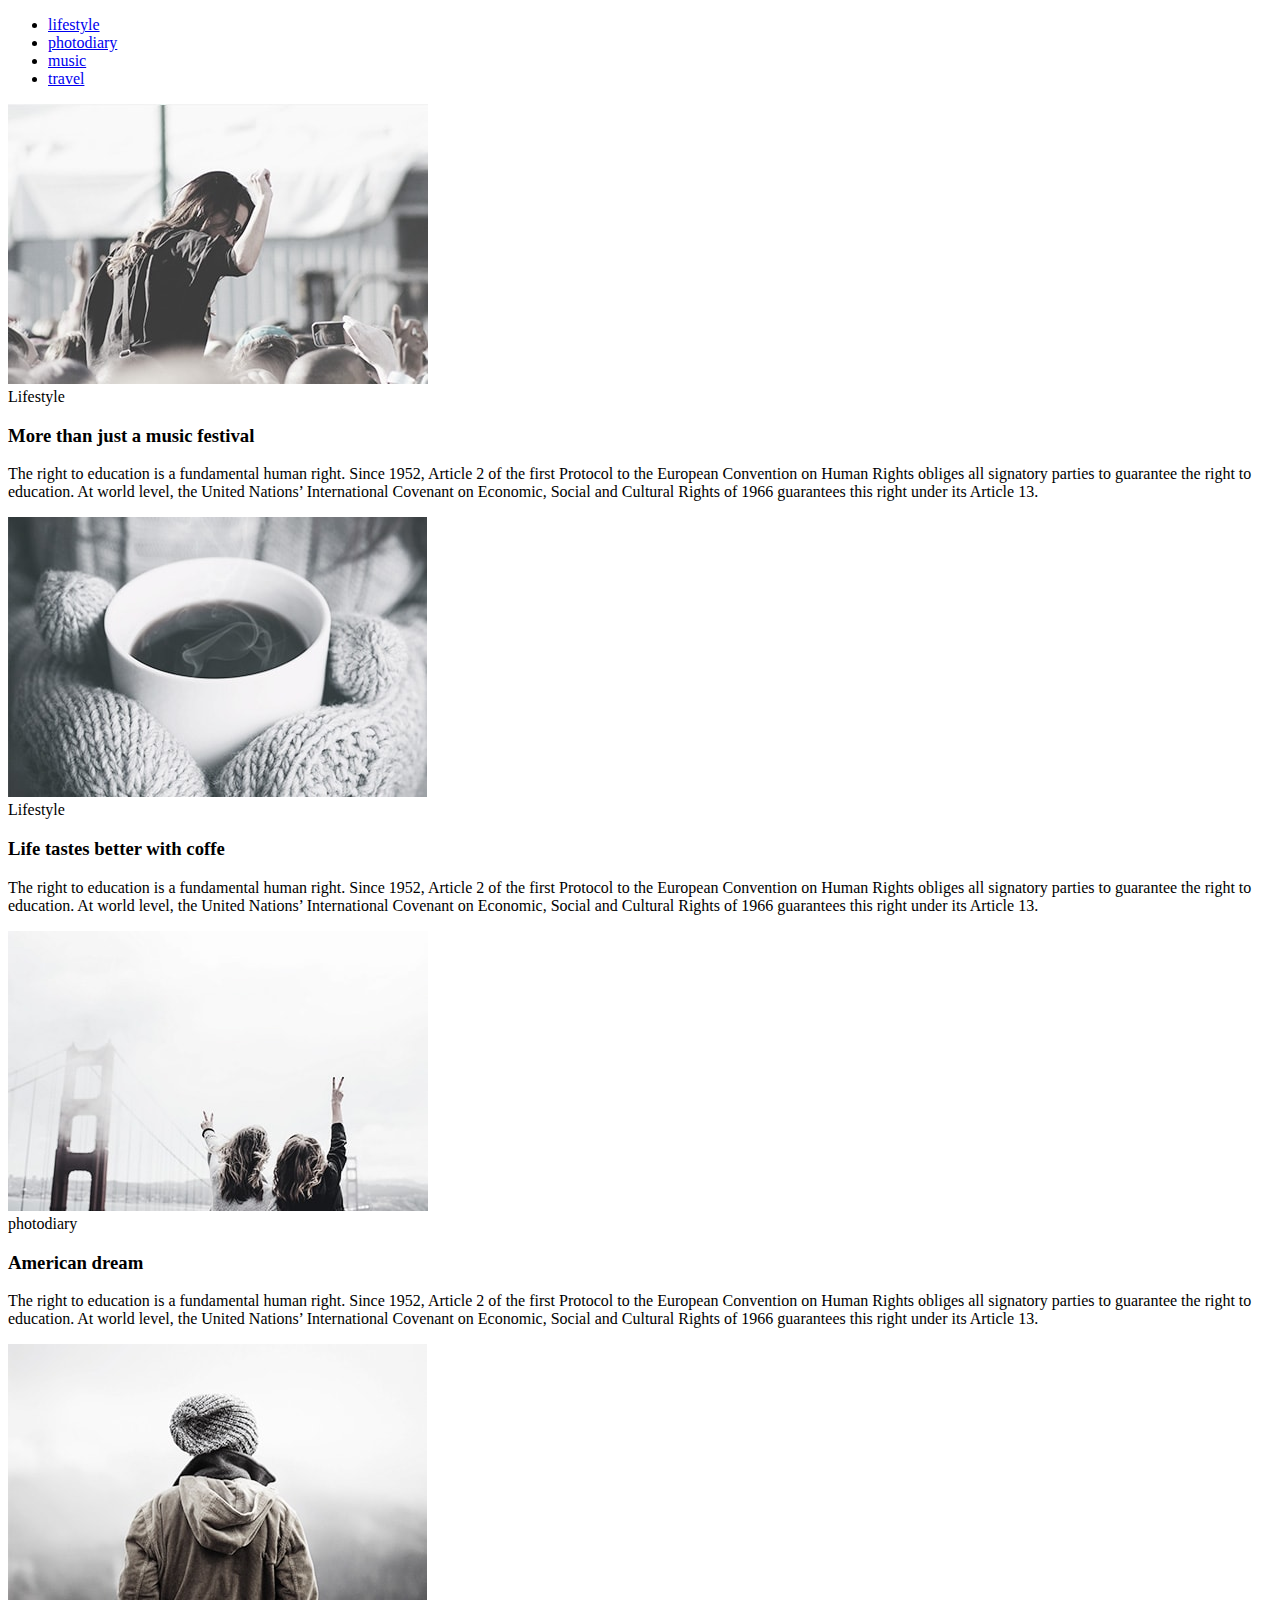
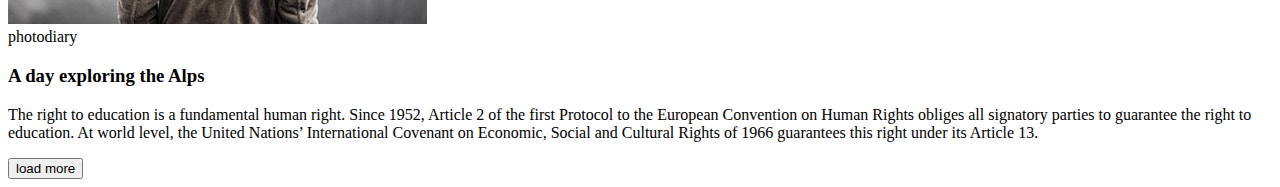
<file: html-css/module-01-02/index.html>
<!DOCTYPE html>
<html lang="en">
<head>
	<meta charset="UTF-8">
	<title>Document</title>
</head>
<body>
	<div class="box">
		<div class="header">
			<ul class="spicok">
				<li class="spisok1">
					<a href="#" class="sulka">
						lifestyle
					</a>
				</li>
				<li class="spisok1">
					<a href="#" class="sulka">
						photodiary
					</a>
				</li>
				<li class="spisok1">
					<a href="#" class="sulka">
						music
					</a>
				</li>
				<li class="spisok1">
					<a href="#" class="sulka">
						travel
					</a>
				</li>
			</ul>
		</div>
		<div class="content">
			<div class="image">
				<img src="img/image-1.jpg" alt="">
				<div>
					Lifestyle
				</div>
			</div>
			<div class="text">
				<h3>
					More than just a music festival
				</h3>
				<p>
					The right to education is a fundamental human right. Since 1952, Article 2 of the first Protocol to the European Convention on Human Rights obliges all signatory parties to guarantee the right to education. At world level, the United Nations’ International Covenant on Economic, Social and Cultural Rights of 1966 guarantees this right under its Article 13.
				</p>
			</div>
		</div>
		<div class="content">
			<div class="image">
				<img src="img/image-2.jpg" alt="">
				<div>
					Lifestyle
				</div>
			</div>
			<div class="text">
				<h3>
					Life tastes better with coffe
				</h3>
				<p>
					The right to education is a fundamental human right. Since 1952, Article 2 of the first Protocol to the European Convention on Human Rights obliges all signatory parties to guarantee the right to education. At world level, the United Nations’ International Covenant on Economic, Social and Cultural Rights of 1966 guarantees this right under its Article 13.
				</p>
			</div>
		</div>
		<div class="content">
			<div class="image">
				<img src="img/image-3.jpg" alt="">
				<div>
					photodiary
				</div>
			</div>
			<div class="text">
				<h3>
					American dream
				</h3>
				<p>
					The right to education is a fundamental human right. Since 1952, Article 2 of the first Protocol to the European Convention on Human Rights obliges all signatory parties to guarantee the right to education. At world level, the United Nations’ International Covenant on Economic, Social and Cultural Rights of 1966 guarantees this right under its Article 13.
				</p>
			</div>
		</div>
		<div class="content">
			<div class="image">
				<img src="img/image-4.jpg" alt="">
				<div>
					photodiary
				</div>
			</div>
			<div class="text">
				<h3>
					A day exploring the Alps
				</h3>
				<p>
					The right to education is a fundamental human right. Since 1952, Article 2 of the first Protocol to the European Convention on Human Rights obliges all signatory parties to guarantee the right to education. At world level, the United Nations’ International Covenant on Economic, Social and Cultural Rights of 1966 guarantees this right under its Article 13.
				</p>
			</div>
		</div>
		<div class="knopka">
			<button>
				load more
			</button>
		</div>
	</div>
	
</body>
</html>
</file>
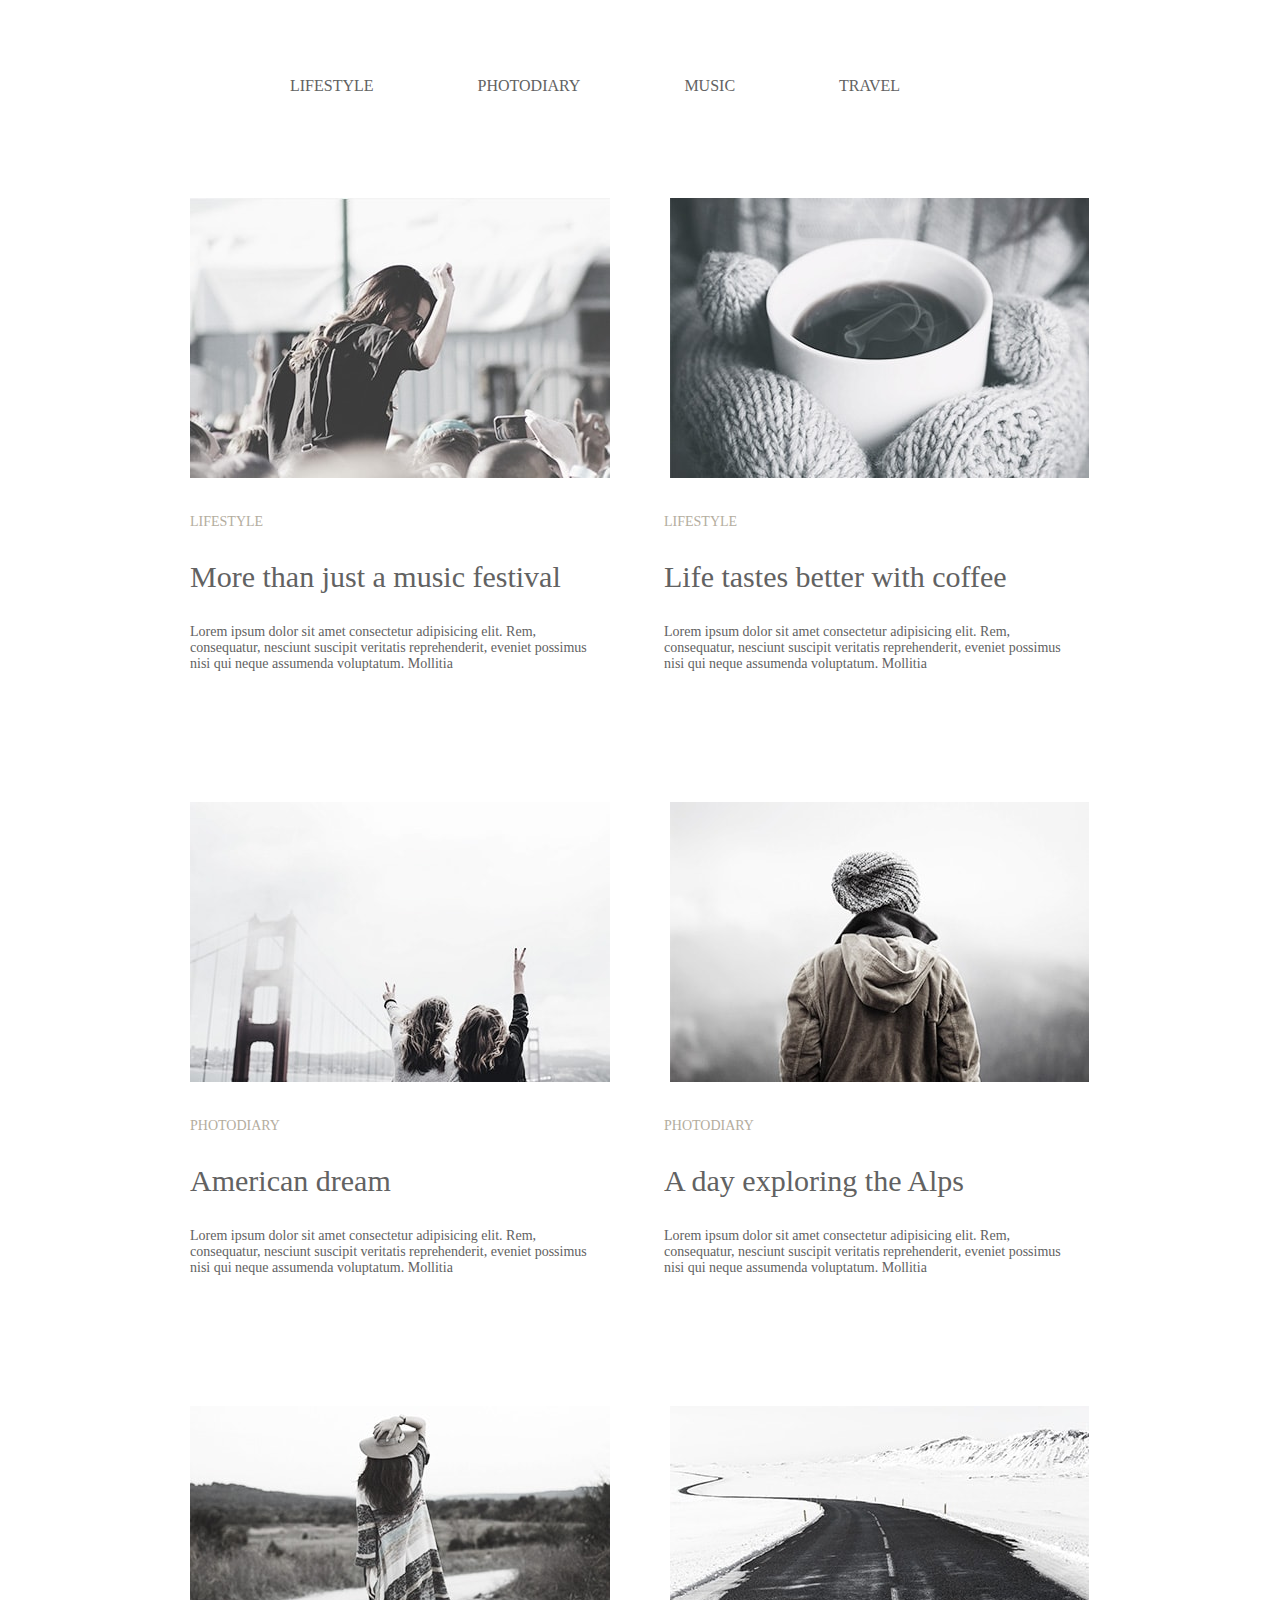
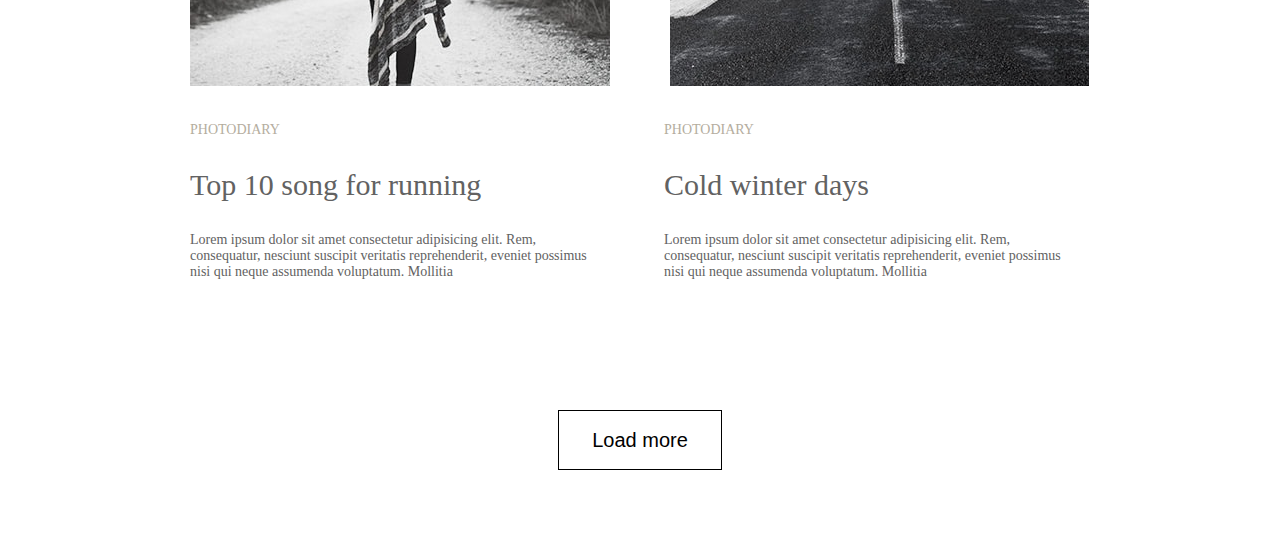
<file: html-css/module-03/index.html>
<!DOCTYPE html>
<html lang="en">
<head>
	<meta charset="UTF-8">
	<title>Module_3</title>
	<link href="https://fonts.googleapis.com/css?family=Playfair+Display" rel="stylesheet">
	<link rel="stylesheet" href="css/style.css">
</head>
<body>
	<div class="wrapper">
		<div class="header">
			<div class="menu">
				<ul>
					<li><a href="#">lifestyle</a></li>
					<li><a href="#">photodiary</a></li>
					<li><a href="#">music</a></li>
					<li><a href="#">travel</a></li>
				</ul>
			</div>
		</div>
		<div class="box1">
			<div class="image">
			<img src="img/image-1.jpg" alt="festival">
			</div>
			<div class="image1">
			<img src="img/image-2.jpg" alt="coffe">
			</div>
		</div> 
		<div class="content">
			<div class="content-box">
			<span>LIFESTYLE</span>
			<h2>More than just a music festival</h2>
			<p>Lorem ipsum dolor sit amet consectetur adipisicing elit. Rem, consequatur, nesciunt suscipit veritatis reprehenderit, eveniet possimus nisi qui neque assumenda voluptatum. Mollitia </p>
        	</div>
        	<div class="content-box1">
			<span>LIFESTYLE</span>
			<h2>Life tastes better with coffee</h2>
			<p>Lorem ipsum dolor sit amet consectetur adipisicing elit. Rem, consequatur, nesciunt suscipit veritatis reprehenderit, eveniet possimus nisi qui neque assumenda voluptatum. Mollitia </p>
        	</div>
        </div>
        <div class="box2">
			<div class="image">
			<img src="img/image-3.jpg" alt="american dream">
			</div>
			<div class="image1">
			<img src="img/image-4.jpg" alt="exploring the Alps">
			</div>
		</div> 
		<div class="content">
			<div class="content-box">
			<span>photodiary</span>
			<h2>American dream</h2>
			<p>Lorem ipsum dolor sit amet consectetur adipisicing elit. Rem, consequatur, nesciunt suscipit veritatis reprehenderit, eveniet possimus nisi qui neque assumenda voluptatum. Mollitia </p>
        	</div>
        	<div class="content-box1">
			<span>photodiary</span>
			<h2>A day exploring the Alps</h2>
			<p>Lorem ipsum dolor sit amet consectetur adipisicing elit. Rem, consequatur, nesciunt suscipit veritatis reprehenderit, eveniet possimus nisi qui neque assumenda voluptatum. Mollitia </p>
        	</div>
        </div>
        <div class="box3">
			<div class="image">
			<img src="img/image-5.jpg" alt="song for running">
			</div>
			<div class="image1">
			<img src="img/image-6.jpg" alt="winter days">
			</div>
		</div>
		<div class="content">
			<div class="content-box">
			<span>photodiary</span>
			<h2>Top 10 song for running</h2>
			<p>Lorem ipsum dolor sit amet consectetur adipisicing elit. Rem, consequatur, nesciunt suscipit veritatis reprehenderit, eveniet possimus nisi qui neque assumenda voluptatum. Mollitia </p>
        	</div>
        	<div class="content-box1">
			<span>photodiary</span>
			<h2>Cold winter days</h2>
			<p>Lorem ipsum dolor sit amet consectetur adipisicing elit. Rem, consequatur, nesciunt suscipit veritatis reprehenderit, eveniet possimus nisi qui neque assumenda voluptatum. Mollitia </p>
        	</div>
        </div> 
        <input type="button" value="Load more">
    </div>
</body>
</html>
</file>
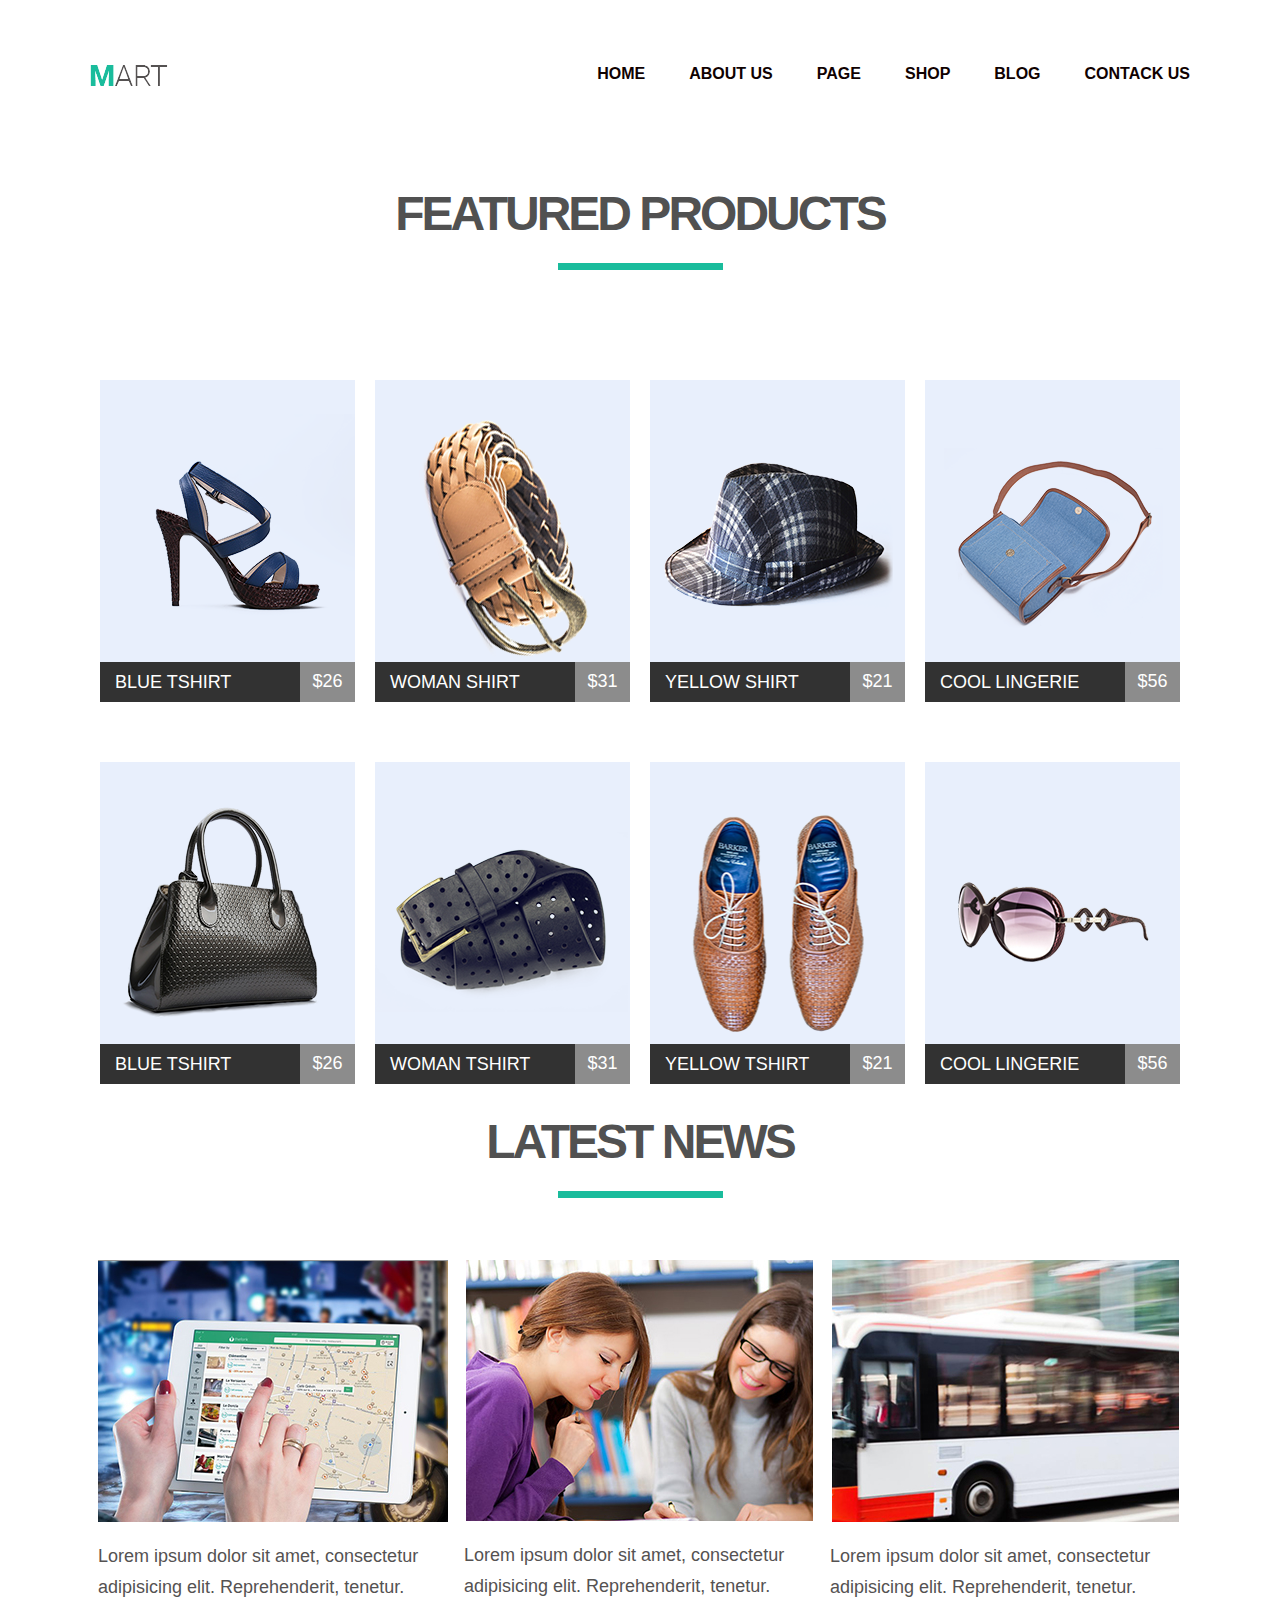
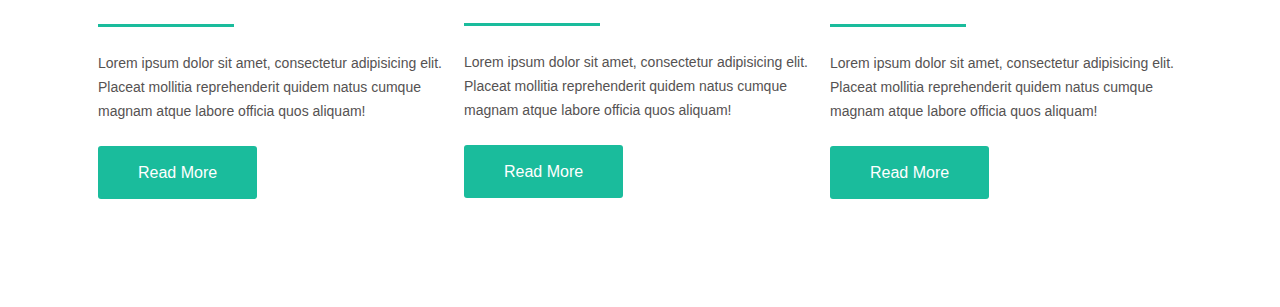
<file: html-css/module-04/index.html>
<!DOCTYPE html>
<html lang="en">
<head>
	<meta charset="UTF-8">
	<title>Module_4</title>
	<link rel="stylesheet" href="css/style.css">
	<link href="https://fonts.googleapis.com/css?family=Open+Sans" rel="stylesheet">
</head>
<body>
	<div class="wrapper">
		<div class="header clearfix">
			<div class="logo">
				<a href="index.html"><img src="img/logo.png" alt="logo"></a>
			</div>
			 <div class="menu">
			 	<ul>
			 		<li><a href="#">home</a></li>
			 		<li><a href="#">about us</a></li>
			 		<li><a href="#">page</a></li>
			 		<li><a href="#">shop</a></li>
			 		<li><a href="#">blog</a></li>
			 		<li><a href="#">contack us</a></li>
			 	</ul>
			 </div>
		</div>
		<div class="content-gallery">
			<div class="title">
				<h2>Featured products</h2>
			</div>
			<div class="content-box">
				<div class="content-image">
					<img src="img/product1.png" alt="shoes">
				</div>
				<div class="content-price">
					<div class="text"><a href="#">Blue tshirt</a>
					</div>
					<div class="price"><a href="#">$26</a>
					</div>
				</div>
			</div>
			<div class="content-box">
				<div class="content-image">
					<img src="img/product2.png" alt="belt">
				</div>
				<div class="content-price">
					<div class="text"><a href="#">Woman shirt</a>
					</div>
					<div class="price"><a href="#">$31</a>
					</div>
				</div>
			</div><div class="content-box">
				<div class="content-image">
					<img src="img/product3.png" alt="belt">
				</div>
				<div class="content-price">
					<div class="text"><a href="#">Yellow shirt</a>
					</div>
					<div class="price"><a href="#">$21</a>
					</div>
				</div>
			</div>
			<div class="content-box">
				<div class="content-image">
					<img src="img/product4.png" alt="hat">
				</div>
				<div class="content-price">
					<div class="text"><a href="#">Cool lingerie</a>
					</div>
					<div class="price"><a href="#">$56</a>
					</div>
				</div>
			</div>
			<div class="content-box">
				<div class="content-image">
					<img src="img/product5.png" alt="bag">
				</div>
				<div class="content-price">
					<div class="text"><a href="#">Blue tshirt</a>
					</div>
					<div class="price"><a href="#">$26</a>
					</div>
				</div>
			</div>
			<div class="content-box">
				<div class="content-image">
					<img src="img/product6.png" alt="shoes">
				</div>
				<div class="content-price">
					<div class="text"><a href="#">Woman tshirt</a>
					</div>
					<div class="price"><a href="#">$31</a>
					</div>
				</div>
			</div>
			<div class="content-box">
				<div class="content-image">
					<img src="img/product7.png" alt="shoes">
				</div>
				<div class="content-price">
					<div class="text"><a href="#">Yellow tshirt</a>
					</div>
					<div class="price"><a href="#">$21</a>
					</div>
				</div>
			</div>
			<div class="content-box">
				<div class="content-image">
					<img src="img/product8.png" alt="spectacles">
				</div>
				<div class="content-price">
					<div class="text"><a href="#">Cool lingerie</a>
					</div>
					<div class="price"><a href="#">$56</a>
					</div>
				</div>
			</div>
		</div>
		<div class="content-news">
			<div class="title">
				<h2>Latest news</h2>
			</div>
			<div class="box">
				<div class="box-image">
					<img src="img/Rectangle9.jpg" alt="maps">
				</div>
				<div class="box-text1">
					<p>Lorem ipsum dolor sit amet, consectetur adipisicing elit. Reprehenderit, tenetur.</p>
				</div>
				<div class="box-text2">
					<p>Lorem ipsum dolor sit amet, consectetur adipisicing elit. Placeat mollitia reprehenderit quidem natus cumque magnam atque labore officia quos aliquam!</p>
				</div>
				<div class="box-button">
					<a href="#">Read more</a>
				</div>
			</div>
			<div class="box">
				<div class="box-image">
					<img src="img/slide10.jpg" alt="students">
				</div>
				<div class="box-text1">
					<p>Lorem ipsum dolor sit amet, consectetur adipisicing elit. Reprehenderit, tenetur.</p>
				</div>
				<div class="box-text2">
					<p>Lorem ipsum dolor sit amet, consectetur adipisicing elit. Placeat mollitia reprehenderit quidem natus cumque magnam atque labore officia quos aliquam!</p>
				</div>
				<div class="box-button">
					<a href="#">Read more</a>
				</div>
			</div>
			<div class="box">
				<div class="box-image">
					<img src="img/product-img11.jpg" alt="bus">
				</div>
				<div class="box-text1">
					<p>Lorem ipsum dolor sit amet, consectetur adipisicing elit. Reprehenderit, tenetur.</p>
				</div>
				<div class="box-text2">
					<p>Lorem ipsum dolor sit amet, consectetur adipisicing elit. Placeat mollitia reprehenderit quidem natus cumque magnam atque labore officia quos aliquam!</p>
				</div>
				<div class="box-button">
					<a href="#">Read more</a>
				</div>
			</div>
		</div>
	</div>
</body>
</html>
</file>
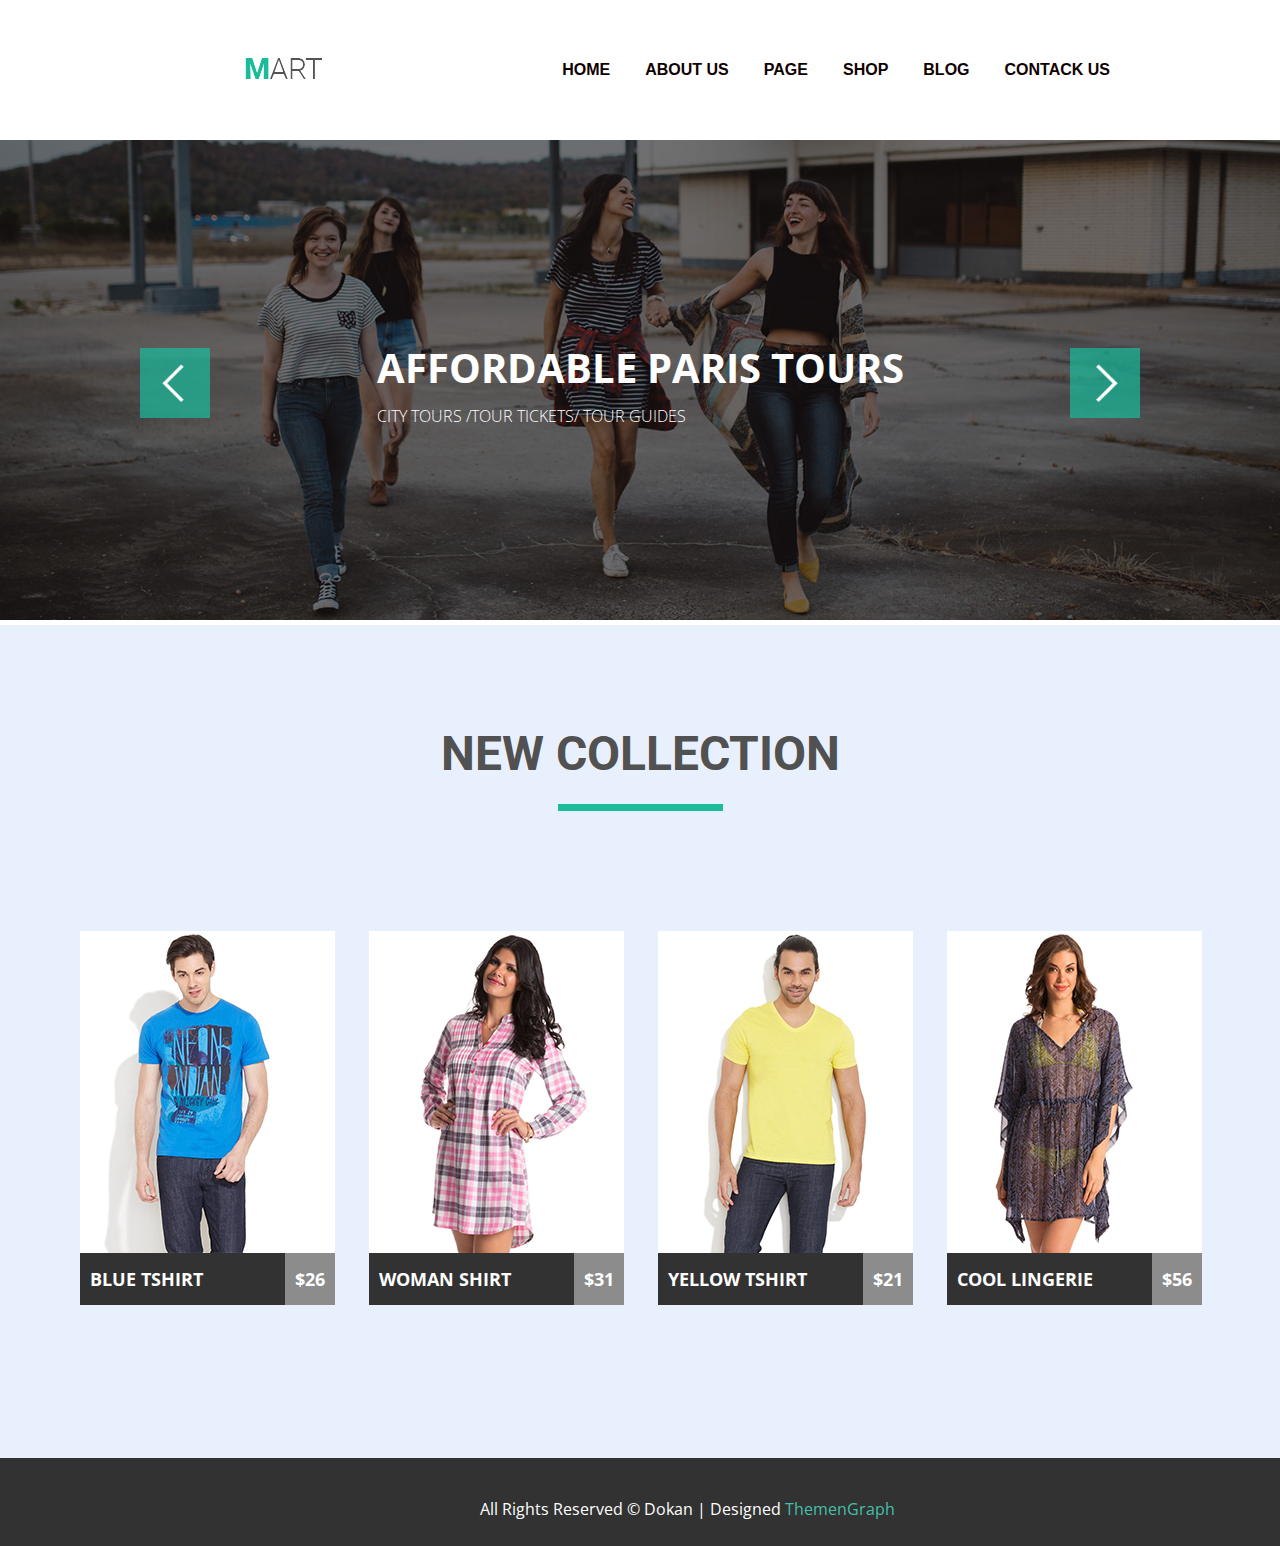
<file: html-css/module-05/index.html>
<!DOCTYPE html>
<html lang="en">

<head>
	<meta charset="UTF-8">
	<title>Module_5</title>
	<link rel="stylesheet" href="css/style.css">
	<link href="https://fonts.googleapis.com/css?family=Roboto" rel="stylesheet">
	<link href="https://fonts.googleapis.com/css?family=Open+Sans" rel="stylesheet">
</head>

<body>
	<div class="wrapper">
		<div class="header">
			<div class="logo">
				<a href="index.html">
					<img src="img/logo.png" alt="logo">
				</a>
			</div>
			<div class="menu">
				<ul>
					<li>
						<a href="#">home</a>
					</li>
					<li>
						<a href="#">about us</a>
					</li>
					<li>
						<a href="#">page</a>
					</li>
					<li>
						<a href="#">shop</a>
					</li>
					<li>
						<a href="#">blog</a>
					</li>
					<li>
						<a href="#">contack us</a>
					</li>
				</ul>
			</div>
		</div>
		<section class="slider">
			<img src="img/slide4.png" alt="girls">
			<div class="slider-text">
				<h2>affordable paris tours</h2>
				<p>city tours /tour tickets/ tour guides</p>
			</div>
			<div class="left slider-arrow">
				<div class="arrow-wrapper">
					<img src="img/left-arrow.png" alt="left">
				</div>
			</div>
			<div class="right slider-arrow">
				<div class="arrow-wrapper">
					<img src="img/right-arrow.png" alt="right">
				</div>
			</div>
		</section>
		<div class="section">
			<h2>New collection</h2>
			<div class="gallery">
				<div class="card">
					<img class="card-image" src="img/Rectangle 51.jpg" alt="man">
					<div class="card-icons">
						<img src="img/like.png" alt="like">
						<img src="img/arrow.png" alt="arrow">
						<img src="img/time.png" alt="time">
						<img src="img/cart.png" alt="cart">
					</div>
					<div class="card-content">
						<a href="#" class="name">Blue tshirt</a>
						<span class="price">$26</span>
					</div>
					<div class="mask"></div>
				</div>
				<div class="card">
					<img class="card-image" src="img/Rectangle 52.jpg" alt="woman">
					<div class="card-icons">
						<img src="img/like.png" alt="like">
						<img src="img/arrow.png" alt="arrow">
						<img src="img/time.png" alt="time">
						<img src="img/cart.png" alt="cart">
					</div>
					<div class="card-content">
						<a href="#" class="name">Woman shirt</a>
						<span class="price">$31</span>
					</div>
					<div class="mask"></div>
				</div>
				<div class="card">
					<img class="card-image" src="img/Rectangle 53.jpg" alt="man">
					<div class="card-icons">
						<img src="img/like.png" alt="like">
						<img src="img/arrow.png" alt="arrow">
						<img src="img/time.png" alt="time">
						<img src="img/cart.png" alt="cart">
					</div>
					<div class="card-content">
						<a href="#" class="name">Yellow tshirt</a>
						<span class="price">$21</span>
					</div>
					<div class="mask"></div>
				</div>
				<div class="card">
					<img class="card-image" src="img/Rectangle 54.jpg" alt="woman">
					<div class="card-icons">
						<img src="img/like.png" alt="like">
						<img src="img/arrow.png" alt="arrow">
						<img src="img/time.png" alt="time">
						<img src="img/cart.png" alt="cart">
					</div>
					<div class="card-content">
						<a href="#" class="name">Cool lingerie</a>
						<span class="price">$56</span>
					</div>
					<div class="mask"></div>
				</div>
			</div>
		</div>
		<div class="footer">
			<p>All Rights Reserved &#169 Dokan | Designed</p>
			<a href="#">ThemenGraph</a>
		</div>
	</div>
</body>

</html>
</file>
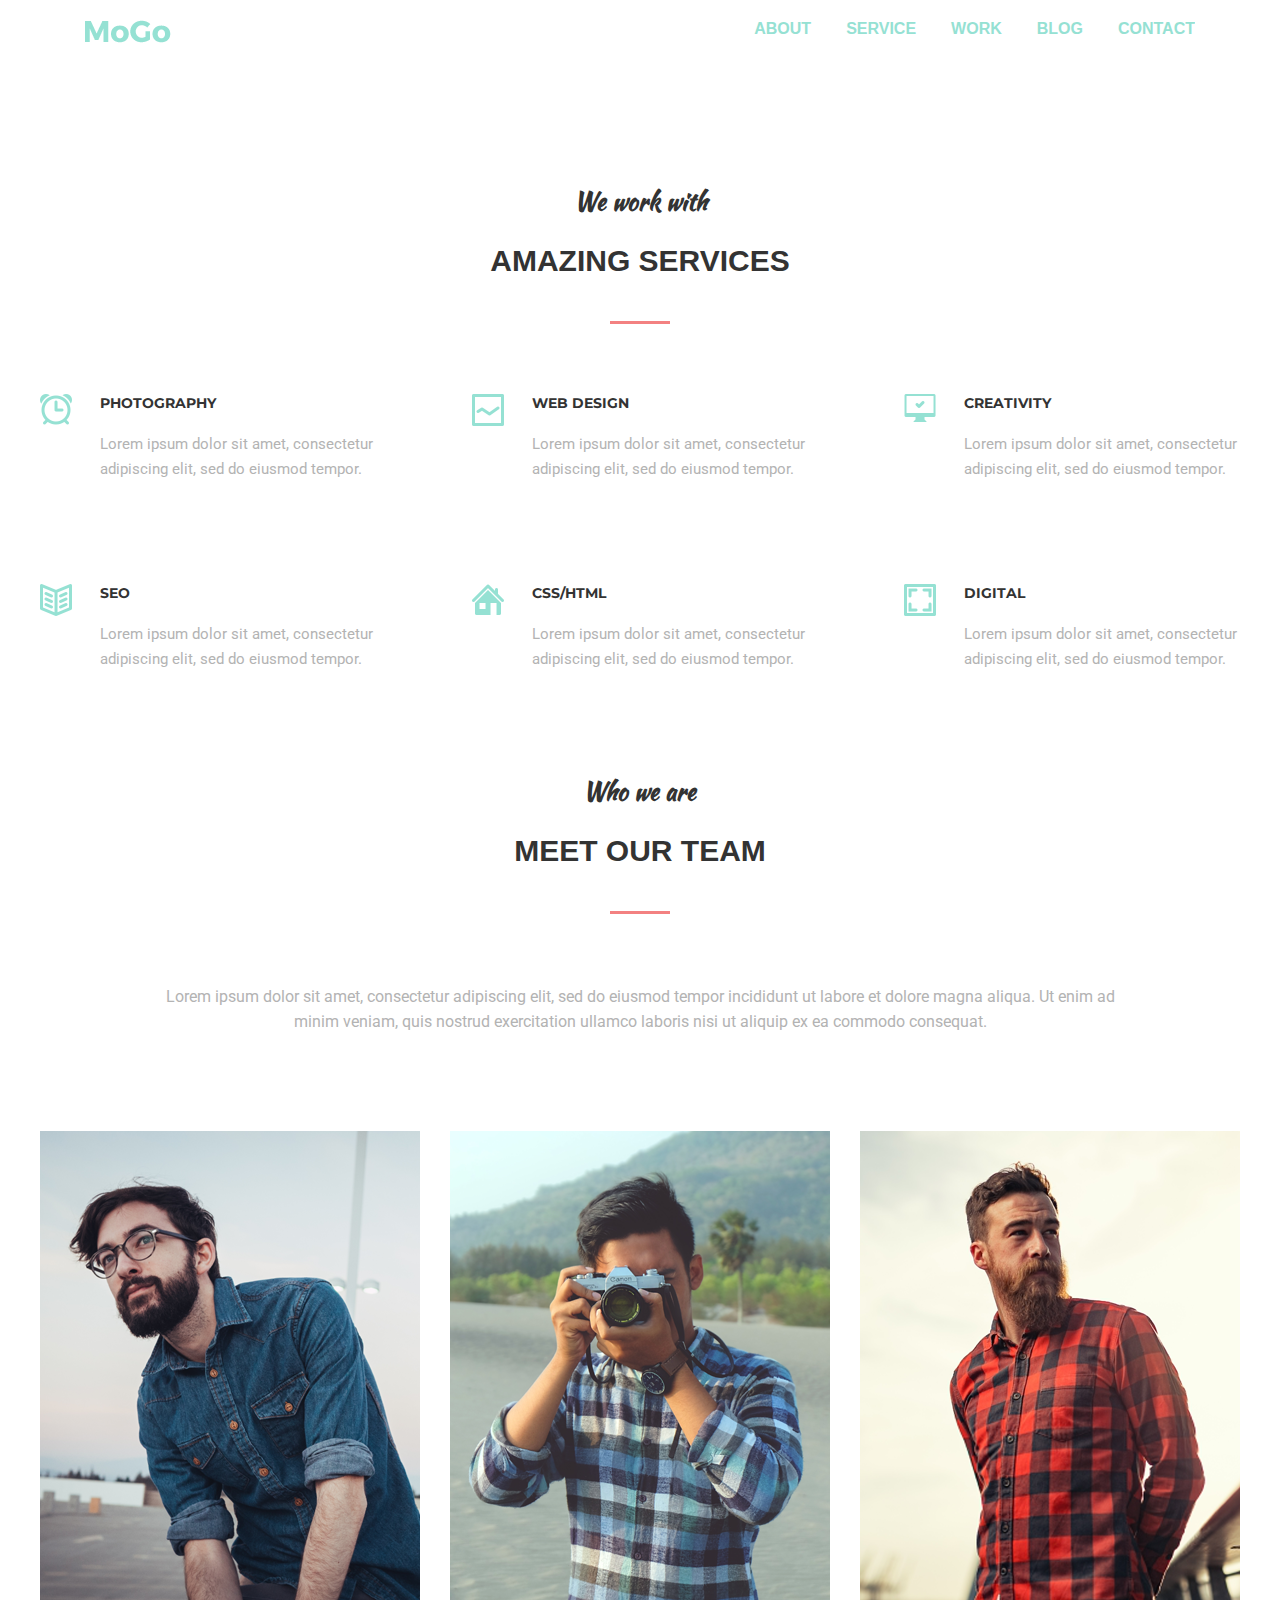
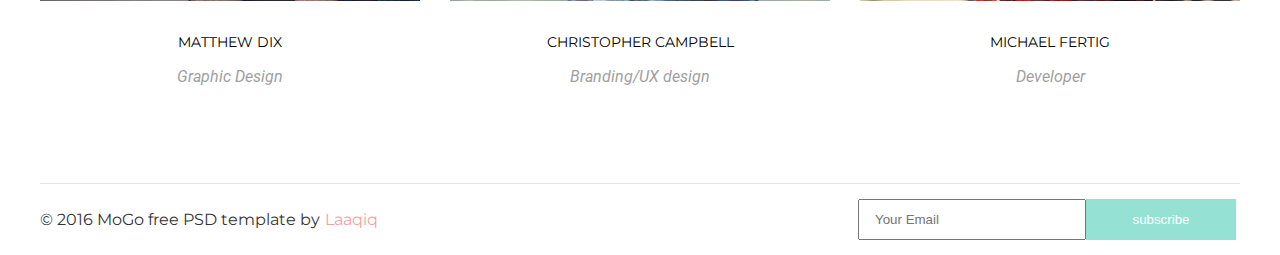
<file: html-css/module-06/index.html>
<!DOCTYPE html>
<html lang="en">

<head>
	<meta charset="UTF-8">
	<title>Module_6</title>
	<link rel="stylesheet" href="css/style.css">
	<link href="https://fonts.googleapis.com/css?family=Kaushan+Script|Montserrat|Roboto" rel="stylesheet">
</head>

<body>
	<div class="header">
		<div class="logo">
			<a href="index.html">
				<img src="img/MoGo.png" alt="logo">
			</a>
		</div>
		<div class="menu">
			<ul>
				<li>
					<a href="#">About</a>
				</li>
				<li>
					<a href="#">Service</a>
				</li>
				<li>
					<a href="#">Work</a>
				</li>
				<li>
					<a href="#">Blog</a>
				</li>
				<li>
					<a href="#">Contact</a>
				</li>
			</ul>
		</div>
	</div>
	<div class="content">
		<div class="content-title">
			<h3 class="title-1">We work with</h3>
			<h2 class="title-2">Amazing services</h2>
		</div>
		<div class="cards">
			<div class="card">
				<img src="img/ALARM.png" alt="time" class="card-icon">
				<div class="card-text">
					<h5>Photography</h5>
					<p>Lorem ipsum dolor sit amet, consectetur adipiscing elit, sed do eiusmod tempor.</p>
				</div>
			</div>
			<div class="card">
				<img src="img/LINE GRAPH.png" alt="line" class="card-icon">
				<div class="card-text">
					<h5>Web design</h5>
					<p>Lorem ipsum dolor sit amet, consectetur adipiscing elit, sed do eiusmod tempor.</p>
				</div>
			</div>
			<div class="card">
				<img src="img/COMPUTER _ OK.png" alt="computer" class="card-icon">
				<div class="card-text">
					<h5>Creativity</h5>
					<p>Lorem ipsum dolor sit amet, consectetur adipiscing elit, sed do eiusmod tempor.</p>
				</div>
			</div>
			<div class="card">
				<img src="img/BOOK 2.png" alt="book" class="card-icon">
				<div class="card-text">
					<h5>Seo</h5>
					<p>Lorem ipsum dolor sit amet, consectetur adipiscing elit, sed do eiusmod tempor.</p>
				</div>
			</div>
			<div class="card">
				<img src="img/HOME.png" alt="" class="card-icon">
				<div class="card-text">
					<h5>css/html</h5>
					<p>Lorem ipsum dolor sit amet, consectetur adipiscing elit, sed do eiusmod tempor.</p>
				</div>
			</div>
			<div class="card">
				<img src="img/IMAGE.png" alt="digital" class="card-icon">
				<div class="card-text">
					<h5>Digital</h5>
					<p>Lorem ipsum dolor sit amet, consectetur adipiscing elit, sed do eiusmod tempor.</p>
				</div>
			</div>
		</div>
		<div class="content-title">
			<h3 class="title-1">Who we are</h3>
			<h2 class="title-2">Meet our team</h2>
		</div>
		<div class="team">
			<div class="team-descr">
				<p>Lorem ipsum dolor sit amet, consectetur adipiscing elit, sed do eiusmod tempor incididunt ut labore et dolore magna aliqua.
					Ut enim ad minim veniam, quis nostrud exercitation ullamco laboris nisi ut aliquip ex ea commodo consequat.</p>
			</div>
		</div>
		<div class="portfolio">
			<div class="portfolio-item">
				<div class="img-wrapper">
					<img src="img/Rectangle 14.png" alt="men" class="portfolio-img">
					<div class="hover-element">
						<div class="social">
							<div class="network-wrap">
								<img src="img/facebook.png" alt="" class="icon">
							</div>
							<div class="network-wrap">
								<img src="img/twitter.png" alt="" class="icon">
							</div>
							<div class="network-wrap">
								<img src="img/pinterest.png" alt="" class="icon">
							</div>
							<div class="network-wrap">
								<img src="img/instagram.png" alt="" class="icon">
							</div>
						</div>
					</div>
				</div>
				<div class="data">
					<p class="name">Matthew Dix</p>
					<p class="prof">Graphic Design</p>
				</div>
			</div>
			<div class="portfolio-item">
				<div class="img-wrapper">
					<img src="img/Layer 19.png" alt="men" class="portfolio-img">
					<div class="hover-element">
						<div class="social">
							<div class="network-wrap">
								<img src="img/facebook.png" alt="" class="icon">
							</div>
							<div class="network-wrap">
								<img src="img/twitter.png" alt="" class="icon">
							</div>
							<div class="network-wrap">
								<img src="img/pinterest.png" alt="" class="icon">
							</div>
							<div class="network-wrap">
								<img src="img/instagram.png" alt="" class="icon">
							</div>
						</div>
					</div>
				</div>
				<div class="data">
					<p class="name">Christopher Campbell</p>
					<p class="prof">Branding/UX design</p>
				</div>
			</div>
			<div class="portfolio-item">
				<div class="img-wrapper">
					<img src="img/Layer 18.png" alt="men" class="portfolio-img">
					<div class="hover-element">
						<div class="social">
							<div class="network-wrap">
								<img src="img/facebook.png" alt="" class="icon">
							</div>
							<div class="network-wrap">
								<img src="img/twitter.png" alt="" class="icon">
							</div>
							<div class="network-wrap">
								<img src="img/pinterest.png" alt="" class="icon">
							</div>
							<div class="network-wrap">
								<img src="img/instagram.png" alt="" class="icon">
							</div>
						</div>
					</div>
				</div>
				<div class="data">
					<p class="name">Michael Fertig</p>
					<p class="prof">Developer</p>
				</div>
			</div>
		</div>
	</div>
	<footer>
		<div class="copyright">
			<p>© 2016 MoGo free PSD template by</p>
			<span>Laaqiq</span>
		</div>
		<div class="form">
			<form action="" name="form">
				<div class="form-content">
					<input type="text" placeholder="Your Email">
					<button>subscribe</button>
				</div>
			</form>
		</div>
	</footer>
</body>

</html>
</file>
<file: html-css/module-03/css/style.css>
* {
	margin: 0;
	padding: 0;
}
.body {
	border: 1px solid #626262;
	font-size: 16px;
	font-family: 'Playfair Display', serif;
	color: #626262;
}
a {
	color: #626262;
	text-decoration: none;
	text-transform: uppercase;
}
a:hover {
	color: blue;
}
.wrapper {
	width: 900px;
	margin: 0 auto;
}
.header {
	padding: 77px 0 103px 0;
}

.menu ul li {
	display: inline-block;
	list-style: none;
	margin-left: 100px;
}
.image {
	width: 420 px;
	display: inline-block;
	margin-right: 56px;
	margin-bottom: 30px;
}
.image1 {
	margin-right: 0;
	display: inline-block;
}
.content-box {
	width: 420px;
	display: inline-block;
	margin-right: 50px;
	margin-bottom: 130px;
}
.content-box1 {
	width: 420px;
	display: inline-block;
	margin-right: 50px;
	margin-bottom: 130px;
}

.content-box1 {
	margin-right: 0;
	display: inline-block;
}
.content-box span {
	font-size: 14px;
	color:#b4ad9e;
	text-transform: uppercase;
	padding-bottom: 8px;
	}
.content-box1 span {
	font-size: 14px;
	color:#b4ad9e;
	text-transform: uppercase;
	padding-bottom: 8px;
	}

.content-box h2 {
	font-size: 30px;
    font-weight: normal;
	color: #626262;
	padding-top: 30px;
}
.content-box1 h2 {
	font-size: 30px;
    font-weight: normal;
	color: #626262;
	padding-top: 30px;
}

.content-box p {
	font-size: 14px;
    font-weight: normal;
	color: #626262;
	padding-top: 30px;
}
.content-box1 p {
	font-size: 14px;
    font-weight: normal;
	color: #626262;
	padding-top: 30px;
}

input {
	width:164px;
	height: 60px;
	font-size: 20px;
	background-color: white;
	border: 1px solid  black;
	cursor: pointer;
	margin: 0 auto;
	display:block;
	margin-bottom: 70px;
}
</file>
<file: html-css/module-04/css/style.css>
* {
	margin: 0;
	padding: 0;
} 
.clearfix::after {
    content: "";
    clear: both;
    display: table;
}
.body {
	font-family: 'Open Sans', sans-serif;
	font-size: 14px;
	color: #555252;
}
.wrapper {
	width: 1100px;
	margin: 45px auto;
	overflow: hidden;
}
.logo {
	width: 78px;
	height: 21px;
	float: left;
}
.header {
	margin: 20px auto;
}
.header a {
	color: #0f0101;
	text-decoration: none;
	text-transform: uppercase;
	font-family: sans-serif;
	font-weight: bolder;
}
.header .active, a:hover {
	color: #1abc9c;
}
.menu {
	float:right;
}
.menu ul li {
	list-style: none;
    display: inline-block;
    margin-left: 40px;
} 
.content-gallery {
	margin: 100px auto 0 auto;
	text-align: center;
}
.content-gallery .title {
	margin-bottom: 80px;
}
.content-gallery .title h2 {
	font-size: 48px;
	text-transform: uppercase;
	font-family: sans-serif;
	color: #515151;
	letter-spacing: -3px;
}
.content-gallery .title h2:after {
	content: '';	/*создали блок с пстым контентом*/
	display: block; /*поставили блок под h2*/
	width: 165px;
	height: 7px;
	background-color: #1abc9c;
	margin: 22px auto;
}
.content-box {
	width: 255px;
	height: auto;
	float: left;
	margin: 30px 10px;
	overflow: hidden;
	position: relative;
}
.content-image {
	width: 255px;
	height: 282px;
	background-color: #e8effc;
}
.content-image > img {
	position: absolute;
	top: 50%;
	left: 50%;
	transform: translate(-50%, -50%);
}
.content-price {
	position: relative;
	width: 255px;
	height: 40px;
	background-color: #323232;
}

.content-price:hover {
	background-color: #1abc9c;
}
.content-price:hover .price {
	background-color: #7fd9c7;
}
.content-price > div {
	position: absolute;
	top: 50%;
}
 .content-price a {
	font-size: 18px;
	display: block;
	list-style: none;
	text-decoration: none;
	text-transform: uppercase;
	font-family: sans-serif;
	color: #ffffff;
} 
.text {
	left: 0;
	transform: translate(0, -50%);
}
.price {
	right: 0;
	height: 100%;
	transform: translate(0, -50%);
	background-color: #8c8c8c;
}
.text a {
 	font-size: 18px;
 	padding-left: 15px;
}
.price a {
	width: 55px;
	padding-top: 17%;
}  
.content-news {
	margin: 90px auto;
	text-align: center;
}
.content-news .title h2 {
	font-size: 48px;
	text-transform: uppercase;
	font-family: sans-serif;
	color: #515151;
	letter-spacing: -3px;
}
.content-news .title h2:after {
	content: '';	/*создали блок с пстым контентом*/
	display: block; /*поставили блок под h2*/
	width: 165px;
	height: 7px;
	background-color: #1abc9c;
	margin: 22px auto;
}
.box {
	width: 350px;
	height: auto;
	float: left;
	margin: 40px 8px;
}
.box p {
	line-height: 1.7;
}
.box-text1 {
	font-size: 18px;
	font-family: sans-serif;
	color: #555252;
	font-family: sans-serif;
	text-align: left;
	padding-top: 15px;
}
.content-news .box-text1 p:after {
	content: '';
	display: block;
	width: 136px;
	height: 3px;
	background-color: #1abc9c;
	margin-right: auto;
	margin-top: 22px;
}
.box-text2 {
	font-size: 14px;
	font-family: sans-serif;
	color: #555252;
	font-family: sans-serif;
	text-align: left;
	padding-top: 25px;
}
.box-button {
	margin: 40px 0;
	display: table;
}
.box-button a {
	padding: 18px 40px;
	text-decoration: none;
	background-color: #1abc9c;
	border-radius: 3px;
	color: #ffffff;
	font-family: sans-serif;
	font-weight: 100;
	text-transform: capitalize;
}
</file>
<file: html-css/module-05/css/style.css>
* {
  margin: 0;
  padding: 0;
}
html {
  font-family: "Open Sans", sans-serif;
}
.header a {
  color: #0f0101;
  text-decoration: none;
  text-transform: uppercase;
  font-family: sans-serif;
  font-weight: bolder;
}
.header .active,
a:hover {
  color: #1abc9c;
}
.wrapper {
  width: 100%;
  margin: 0 auto;
}
.header {
  width: 1110px;
  height: 70px;
  margin: 38px 0 32px 0;
  overflow: hidden;
}
.logo {
  width: 78px;
  height: 21px;
  float: left;
  margin-left: 245px;
  padding-top: 20px;
}
.menu {
  float: right;
  padding-top: 20px;
}
.menu ul li {
  float: left;
  margin-left: 35px;
  list-style-type: none;
}
.slider {
  position: relative;
  width: 100%;
}
.slider > img {
  width: 100%;
  height: auto;
}
.slider-text {
  position: absolute;
  top: 50%;
  left: 50%;
  transform: translate(-50%, -50%);
  text-align: left;
  color: #ffffff;
  text-transform: uppercase;
}
.slider-text > h2 {
  font-size: 40px;
  font-weight: bolder;
  margin-bottom: 10px;
}
.slider-text > p {
  font-size: 16px;
  font-weight: lighter;
}
.slider-arrow {
  position: absolute;
  top: 50%;
}
.left {
  left: 140px;
  transform: translate(0, -50%);
}
.right {
  right: 140px;
  transform: translate(0, -50%);
}
.arrow-wrapper {
  position: relative;
  width: 70px;
  height: 70px;
  background-color: rgba(26, 188, 156, 0.7);
}
.arrow-wrapper:hover {
  background-color: rgba(26, 188, 156, 1);
}
.arrow-wrapper > img {
  display: block;
  position: absolute;
  top: 50%;
  left: 50%;
}
.right img {
  transform: translate(-40%, -50%);
}
.left img {
  transform: translate(-60%, -50%);
}
.section {
  background-color: #e9f0fd;
}
.section h2 {
  font-size: 48px;
  text-transform: uppercase;
  color: #515151;
  font-family: "Roboto", sans-serif;
  font-weight: bold;
  text-align: center;
  padding-top: 100px;
  margin-bottom: 120px;
  background-color: #e9f0fd;
}
.section h2:after {
	content: '';	/*создали блок с пстым контентом*/
	display: block; /*поставили блок под h2*/
	width: 165px;
	height: 7px;
	background-color: #1abc9c;
	margin: 22px auto;
}
.gallery {
  width: 1200px;
  margin: 0 auto;
  padding-bottom: 100px;
}

.card {
  display: inline-block;
  position: relative;
  background-color: rgb(255, 255, 255);
  width: 255px;
  margin-right: 30px;
  margin-bottom: 100px;
}

.gallery:last-child {
  margin-right: 0px;
}

.card-image {
  display: block;
  width: 100%;
  height: 322px;
  object-fit: cover;
}
.card-content {
  position: absolute;
  z-index: 5;
  width: 100%;
  font-size: 18px;
  color: rgb(255, 255, 255);
  text-transform: uppercase;
  line-height: 1.778;
  text-align: left;
  background-color: #323232;
}
.card-content:hover a {
  background-color: #1abc9c;
}
.card-content:hover .price {
  background-color: #7fd9c7;
}

.card-content a {
  display: inline-block;
  color: #ffffff;
  text-decoration: none;
  padding: 10px;
  width: 72%;
  font-weight: bold;
}
.price {
  display: inline-block;
  float: right;
  padding: 10px;
  background-color: #8c8c8c;
  font-weight: bold;
}
.card-icons {
  display: none;
  position: absolute;
  z-index: 3;
  top: 45%;
  left: 50%;
  transform: translate(-50%, -50%);
  color: #ffffff;
}
.card:hover .mask {
	display: block;
}
.card:hover .card-icons {
	display: block;
}
.card-icons img:hover {
	background-color: #1abc9c;
}
.card-icons img {
  display: inline-block;
  border-width: 4px;
  border-color: #ffffff;
}
.mask {
  display: none;
  position: absolute;
  top: 50%;
  left: 50%;
  transform: translate(-50%, -50%);
  width: 90%;
  height: 90%;
  background-color: rgba(0, 0, 0, 0.5);
}
.footer {
  height: 88px;
  width: 100%;
  background-color: #323232;
}
.footer p {
  display: inline-block;
  font-size: 16px;
  color: #ffffff;
  padding-top: 40px;
  padding-left: 480px;
  text-align: center;
}
.footer a {
  font-size: 16px;
  color: #46bfa9;
  text-decoration: none;
}
</file>
<file: html-css/module-06/css/style.css>
* {
  margin: 0;
  padding: 0;
  box-sizing: border-box;
}

.header a {
  display: block;
  color: #95e1d3;
  text-decoration: none;
  text-transform: uppercase;
  font-family: sans-serif;
  font-weight: bolder;
  padding-bottom: 15px;
  border-bottom: solid 3px transparent;
}
.header .active,
a:hover {
  color: #f38181;
  border-bottom: solid 3px #f38181;
}
.wrapper {
  width: 100%;
  margin: 0 auto;
}
.header {
  display: flex;
  justify-content: space-between;
  width: 1110px;
  height: 70px;
  margin: 0 auto;
  overflow: hidden;
  margin-bottom: 114px;
}
.logo {
  width: 78px;
  height: 21px;
  float: left;
  padding-top: 20px;
}
.menu {
  float: right;
  padding-top: 20px;
  text-align: center;
}
.menu li {
  float: left;
  margin-left: 35px;
  list-style-type: none;
  
}
.content {
  display: flex;
  flex-direction: column;
  align-items: center;
}
.content-title {
  text-align: center;
}
.title-1 {
  font-size: 24px;
  font-family: 'Kaushan Script', cursive;
  color: #333333;
  margin-bottom: 25px;
}
.title-2 {
  font-size: 30px;
  font-family: 'Montserrat Bold', sans-serif;
  text-transform: uppercase;
  color: #333333;
  margin-bottom: 70px;
}
.content h2:after {
  content: '';  /*создали блок с пстым контентом*/
  display: block; /*поставили блок под h2*/
  width: 60px;
  height: 3px;
  background-color: #f38181;
  margin: 43px auto;
}
                                /*cards-styles*/
.cards {
  display: flex;
  flex-wrap: wrap;
  width: 1200px;
  justify-content: space-between;
}
.card {
  width: 28%;
  display: flex;
  justify-content: space-between;
  align-items: flex-start;
}
.card-text h5 {
  font-family: 'Montserrat', sans-serif;
  font-size: 14px;
  text-transform: uppercase;
  color: #333333;
  margin-left: 28px;
  margin-bottom: 20px;
}
.card-text p {
  font-family: 'Roboto', sans-serif;
  font-size: 15px;
  color: #b3b3b3;
  margin-left: 28px;
  margin-bottom: 102px;
  line-height: 25px;
}
                                 /*team-styles*/
.team {
  text-align: center;
}
.team-descr p {
  width: 950px;
  display: block;
  margin: 0 auto;
  font-family: 'Roboto', sans-serif;
  color: #b3b3b3;
  margin-bottom: 97px;
  line-height: 25px;
} 
.portfolio {
  display: flex;
  justify-content: space-between;
  width: 1200px
}
.portfolio-item {
  text-align: center;
  width: 380px;
}
.data .name {
  font-family: 'Montserrat', sans-serif;
  font-size: 14px;
  text-transform: uppercase;
  margin-bottom: 16px;
}
.data .prof {
  font-family: 'Roboto';
  font-style: italic;
  color: #9f9f9f;
  margin-bottom: 97px;
}
.img-wrapper {
  width: 100%;
  height: 470px;
  overflow: hidden;
  position: relative;
  margin-bottom: 32px;
}
.img-wrapper:hover {
  background: linear-gradient(red, yellow);
  transform: translate(-5px, -5px);
  -webkit-box-shadow: 5px 5px 0px 0px rgba(149,225,211,1);
-moz-box-shadow: 5px 5px 0px 0px rgba(149,225,211,1);
box-shadow: 5px 5px 0px 0px rgba(149,225,211,1);
}


.social {
  display: flex;
  justify-content: space-between;
  width: 227px;
  height: 56px;
  align-items: center;
  background-color: #f38181;
}

.network-wrap {
  display: flex;
  width: 56px;
  height: 56px;
  justify-content: center;
  align-items: center;
  background-color: #fce38a;
}

.hover-element {
  position: absolute;
  top: 50%;
  left: 50%;
  transform: translate(-50%, -50%);
  display: none;
}
.img-wrapper:hover .hover-element {
  display: inline-block;
}
.img-wrapper:hover .portfolio-img {
  opacity: 0.3;
}




.hover-element {
  display: none;
  position: absolute;
  z-index: 3;
  top: 45%;
  left: 50%;
  transform: translate(-50%, -50%);
  color: #ffffff;
  background-color: #fce38a;
}

.img-wrapper:hover .mask {
  display: block;
}
.img-wrapper:hover .hover-element {
  display: block;
}
.hover-element .network-wrap:hover {
  background-color: #95e1d3;
}
.hover-element img {
  display: inline-block;
  /* border-width: 4px; */
  /* border-color: #ffffff; */
}






footer {
  width: 1200px;
  margin: 0 auto;
  display: flex;
  justify-content: space-between;
  border-top: 1px solid #e5e5e5;
  padding-top: 15px;
  padding-bottom: 15px;
}

.copyright {
  display: flex;
  font-family: 'Montserrat', sans-serif;
  color: #333333;
  justify-content: flex-start;
  align-items: center;
}
.copyright span {
  color: #f6a1a1;
  margin-left: 5px;
}

.form {
  display: flex;
  width: 382px;
  height: 41px;
  color: #d9d9d9;
}

.form-content {
  width: 382px;
  height: 41px;
  display: flex;
} 

.form-content input {
  width: 228px;
  height: 41px;
  display: block;
  padding-left: 15px;
}
.form-content button {
  width: 150px;
  height: 41px;
  background-color: #95e1d3;
  color: #ffffff;
  border: 0;
  cursor: pointer;
  display: block;
}
</file>
